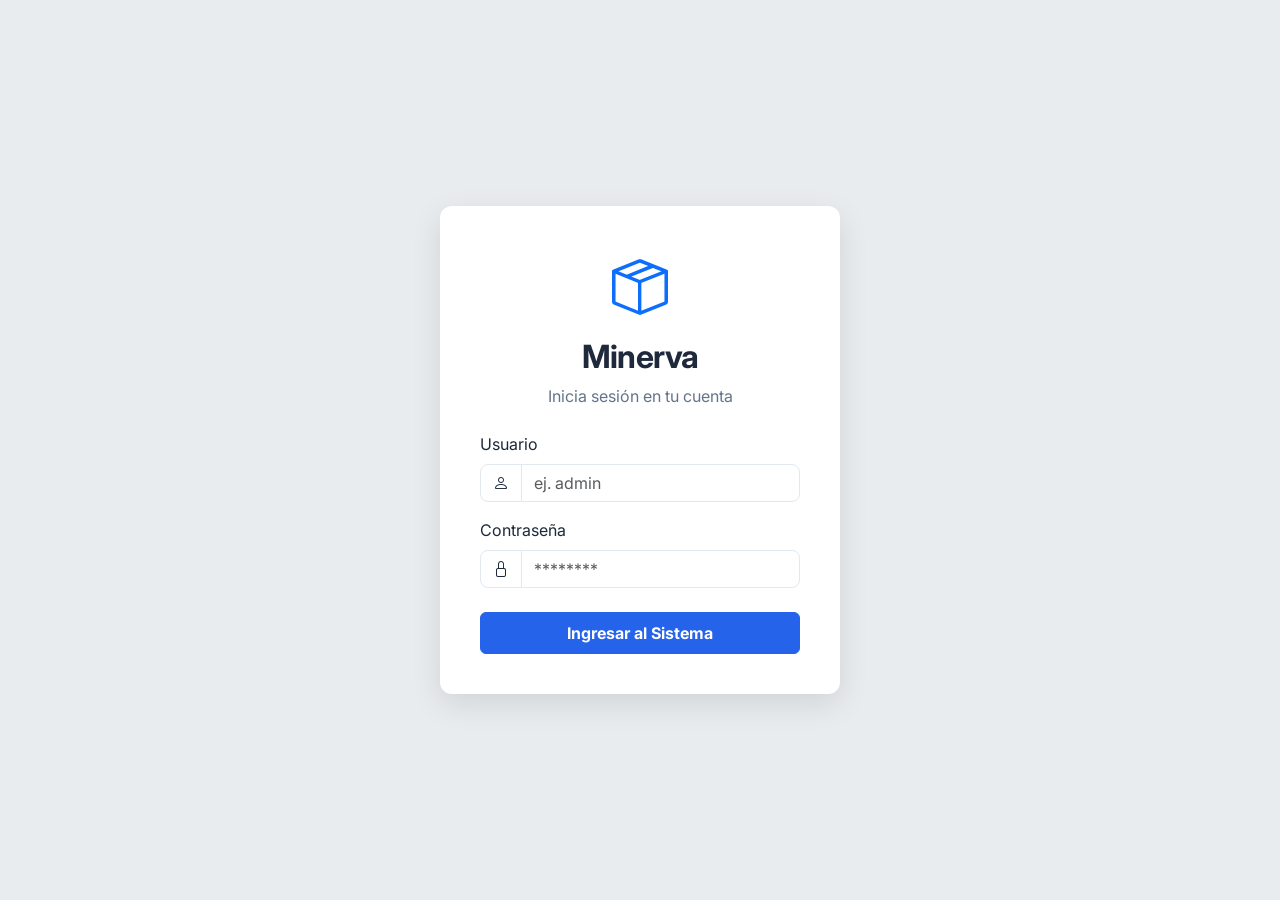
<file: configuracion.html>
<!DOCTYPE html>
<html lang="es">
<head>
    <meta charset="UTF-8">
    <meta name="viewport" content="width=device-width, initial-scale=1.0">
    <title>Configuración - Sistema Minerva</title>
    
    <link href="https://cdn.jsdelivr.net/npm/bootstrap@5.3.2/dist/css/bootstrap.min.css" rel="stylesheet">
    <link href="https://cdn.jsdelivr.net/npm/bootstrap-icons@1.11.1/font/bootstrap-icons.css" rel="stylesheet">
    <link rel="stylesheet" href="CSS/styles.css">

    <script>
        if (!localStorage.getItem('minerva_token')) {
            window.location.replace('login.html');
        }
    </script>
</head>
<body class="d-flex">

    <div id="menu-container"></div>

    <div class="flex-grow-1 d-flex flex-column" style="min-width: 0;">
        <header class="navbar navbar-expand-lg navbar-light bg-white border-bottom p-3 shadow-sm">
            <div class="container-fluid">
                <button class="btn btn-outline-secondary me-3" id="toggleSidebar"><i class="bi bi-list"></i></button>
                <span class="navbar-brand mb-0 h1">Ajustes del Sistema</span>
            </div>
        </header>

        <main class="p-4 overflow-auto">
            <div class="d-flex justify-content-between align-items-center mb-4">
                <h2 class="mb-0">⚙️ Configuración y Automatización</h2>
                <button class="btn btn-primary px-4" onclick="guardarConfiguracion()">
                    <i class="bi bi-save me-2"></i> Guardar Cambios
                </button>
            </div>

            <div class="row g-4">
                <div class="col-lg-6">
                    <div class="card shadow-sm h-100 mb-4">
                        <div class="card-header bg-transparent border-bottom">
                            <h5 class="mb-0 mt-1"><i class="bi bi-building text-primary me-2"></i> Datos de la Empresa</h5>
                        </div>
                        <div class="card-body">
                            <form id="form-empresa">
                                <div class="mb-3">
                                    <label class="form-label fw-bold">Nombre del Negocio (Para Tickets)</label>
                                    <input type="text" class="form-control" id="conf-nombre" value="Minerva - Gestión Estratégica">
                                </div>
                                <div class="row mb-3">
                                    <div class="col-md-6">
                                        <label class="form-label fw-bold">RUC / ID Fiscal</label>
                                        <input type="text" class="form-control" id="conf-ruc" value="20123456789">
                                    </div>
                                    <div class="col-md-6">
                                        <label class="form-label fw-bold">Moneda Principal</label>
                                        <select class="form-select" id="conf-moneda">
                                            <option value="USD">USD ($)</option>
                                            <option value="EUR">EUR (€)</option>
                                            <option value="PEN" selected>PEN (S/)</option>
                                        </select>
                                    </div>
                                </div>
                            </form>
                        </div>
                    </div>
                </div>

                <div class="col-lg-6">
                    <div class="card shadow-sm h-100 mb-4 border-warning">
                        <div class="card-header bg-transparent border-bottom">
                            <h5 class="mb-0 mt-1"><i class="bi bi-robot text-warning me-2"></i> Automatización de Inventario</h5>
                        </div>
                        <div class="card-body">
                            <form id="form-automatizacion">
                                <h6 class="fw-bold mb-3 border-bottom pb-2">Reglas de Caducidad (RF-06)</h6>
                                <div class="row mb-3 align-items-center">
                                    <div class="col-md-8">
                                        <label class="form-label mb-0"><i class="bi bi-circle-fill text-warning me-1"></i> Alerta Preventiva (Días antes)</label>
                                        <small class="d-block text-muted">Aviso de color amarillo</small>
                                    </div>
                                    <div class="col-md-4">
                                        <input type="number" class="form-control text-center" id="conf-alerta-amarilla" value="30" min="1">
                                    </div>
                                </div>
                                <div class="row mb-4 align-items-center">
                                    <div class="col-md-8">
                                        <label class="form-label mb-0"><i class="bi bi-circle-fill text-danger me-1"></i> Alerta Crítica (Días antes)</label>
                                        <small class="d-block text-muted">Aviso de color rojo</small>
                                    </div>
                                    <div class="col-md-4">
                                        <input type="number" class="form-control text-center" id="conf-alerta-roja" value="7" min="1">
                                    </div>
                                </div>

                                <h6 class="fw-bold mb-3 border-bottom pb-2">Reposición Automática (RF-07)</h6>
                                <div class="row mb-2 align-items-center">
                                    <div class="col-md-8">
                                        <label class="form-label mb-0">Stock Mínimo Global</label>
                                        <small class="d-block text-muted">Avisar si un producto baja de esta cantidad</small>
                                    </div>
                                    <div class="col-md-4">
                                        <input type="number" class="form-control text-center" id="conf-stock-minimo" value="5" min="0">
                                    </div>
                                </div>
                            </form>
                        </div>
                    </div>
                </div>

                <div class="col-12">
                    <div class="card shadow-sm">
                        <div class="card-header bg-transparent border-bottom">
                            <h5 class="mb-0 mt-1"><i class="bi bi-shield-check text-success me-2"></i> Sistema y Auditoría</h5>
                        </div>
                        <div class="card-body">
                            <div class="row">
                                <div class="col-md-4 mb-3 border-end">
                                    <h6 class="fw-bold mb-3">Reportes (RF-08)</h6>
                                    <label class="form-label">Formato de Exportación por Defecto</label>
                                    <select class="form-select" id="conf-exportacion">
                                        <option value="PDF" selected>Documento PDF (.pdf)</option>
                                        <option value="EXCEL">Hoja de Cálculo Excel (.xlsx)</option>
                                    </select>
                                </div>
                                <div class="col-md-4 mb-3 border-end px-4">
                                    <h6 class="fw-bold mb-3">Auditoría (RF-09)</h6>
                                    <label class="form-label">Retención en Vista Rápida</label>
                                    <select class="form-select" id="conf-auditoria">
                                        <option value="30" selected>Últimos 30 días</option>
                                        <option value="60">Últimos 60 días</option>
                                        <option value="90">Últimos 90 días</option>
                                    </select>
                                </div>
                                <div class="col-md-4 mb-3 px-4">
                                    <h6 class="fw-bold mb-3">Interfaz Visual</h6>
                                    <div class="form-check form-switch mt-4 fs-5">
                                        <input class="form-check-input" type="checkbox" id="darkMode">
                                        <label class="form-check-label fs-6 ms-2" for="darkMode">Habilitar Modo Oscuro</label>
                                    </div>
                                </div>
                            </div>
                        </div>
                    </div>
                </div>

            </div>
        </main>
    </div>

    <script src="https://cdn.jsdelivr.net/npm/bootstrap@5.3.2/dist/js/bootstrap.bundle.min.js"></script>
    <script src="js/api.js"></script>
    <script src="js/app.js"></script>
    <script src="js/configuracion.js"></script>
</body>
</html>
</file>
<file: CSS/styles.css>
/* CSS/styles.css */

@import url('https://fonts.googleapis.com/css2?family=Inter:wght@300;400;500;600;700&display=swap');

/* =========================================
   1. VARIABLES DE COLOR (MODO CLARO)
   ========================================= */
:root {
    /* Colores Principales (Azul Tecnológico) */
    --primary-tech: #2563eb;
    --primary-hover: #1d4ed8;
    
    /* Menú Lateral (Índigo Corporativo y Vibrante) */
    --sidebar-bg: #1e1b4b;       
    --sidebar-text: #a5b4fc;     
    --sidebar-active-bg: rgba(99, 102, 241, 0.15);
    --sidebar-active-text: #818cf8; 
    
    /* Fondos y Tarjetas */
    --bg-body: #f1f5f9;          /* Gris azulado muy suave para dar contraste */
    --card-bg: #ffffff;          /* Blanco puro para las tarjetas */
    --border-color: #e2e8f0;     /* Bordes sutiles */
    
    /* Texto */
    --text-main: #1e293b;
    --text-muted: #64748b;
    
    /* Sombras */
    --shadow-sm: 0 1px 3px rgba(0,0,0,0.1), 0 1px 2px rgba(0,0,0,0.06);
    --shadow-md: 0 4px 6px -1px rgba(0,0,0,0.1), 0 2px 4px -1px rgba(0,0,0,0.06);
}

/* =========================================
   2. VARIABLES DE COLOR (MODO OSCURO)
   ========================================= */
body.dark-mode {
    /* Colores Principales (Adaptados para no encandilar) */
    --primary-tech: #3b82f6;
    --primary-hover: #60a5fa;
    
    /* Menú Lateral (Casi negro con tinte azul) */
    --sidebar-bg: #020617;       
    --sidebar-text: #94a3b8;
    --sidebar-active-bg: rgba(56, 189, 248, 0.1);
    --sidebar-active-text: #38bdf8;
    
    /* Fondos y Tarjetas (Azul Pizarra) */
    --bg-body: #0f172a;          /* Fondo base nocturno */
    --card-bg: #1e293b;          /* Tarjetas ligeramente más claras */
    --border-color: #334155;     /* Bordes oscuros */
    
    /* Texto */
    --text-main: #f8fafc;
    --text-muted: #94a3b8;
    
    /* Sombras sutiles oscuras */
    --shadow-sm: 0 1px 3px rgba(0,0,0,0.5);
    --shadow-md: 0 4px 6px -1px rgba(0,0,0,0.5);
}

/* =========================================
   3. ESTILOS GLOBALES
   ========================================= */
body {
    background-color: var(--bg-body);
    font-family: 'Inter', sans-serif;
    color: var(--text-main);
    min-height: 100vh;
    transition: background-color 0.4s ease, color 0.4s ease;
}

h1, h2, h3, h4, h5, h6 { font-weight: 600; letter-spacing: -0.02em; }
hr { border-color: var(--border-color); }

/* =========================================
   4. SIDEBAR (Menú Fijo y Estético)
   ========================================= */
#sidebar {
    background-color: var(--sidebar-bg) !important;
    min-width: 260px;
    max-width: 260px;
    height: 100vh; 
    position: sticky; 
    top: 0; 
    overflow-y: auto; 
    border-right: 1px solid rgba(255, 255, 255, 0.05);
    z-index: 1000;
    transition: background-color 0.4s ease;
}

#sidebar .fs-5 { letter-spacing: 0.5px; color: #ffffff; }

#sidebar .nav-link {
    color: var(--sidebar-text);
    padding: 12px 20px;
    margin-bottom: 4px;
    border-radius: 8px;
    font-weight: 500;
    transition: all 0.2s ease;
}

#sidebar .nav-link:hover {
    color: #ffffff;
    background-color: rgba(255, 255, 255, 0.08);
    transform: translateX(4px);
}

#sidebar .nav-link.active {
    color: var(--sidebar-active-text);
    background-color: var(--sidebar-active-bg);
    border-left: 4px solid var(--sidebar-active-text);
    border-radius: 4px 8px 8px 4px;
}

/* =========================================
   5. TARJETAS Y PANELES (Profundidad)
   ========================================= */
header.navbar {
    background-color: var(--card-bg) !important;
    border-bottom: 1px solid var(--border-color) !important;
    box-shadow: var(--shadow-sm);
    transition: background-color 0.4s ease, border-color 0.4s ease;
}

.navbar-brand { color: var(--text-main) !important; font-weight: 600; }

.card {
    background-color: var(--card-bg);
    border: 1px solid var(--border-color);
    border-radius: 12px;
    box-shadow: var(--shadow-sm);
    color: var(--text-main);
    transition: background-color 0.4s ease, border-color 0.4s ease, box-shadow 0.3s ease, transform 0.3s ease;
}

.card:hover {
    box-shadow: var(--shadow-md);
}

.card-header, .card-footer { 
    background-color: transparent !important; 
    border-color: var(--border-color) !important; 
}
.text-muted { color: var(--text-muted) !important; }

/* =========================================
   6. TABLAS Y BOTONES
   ========================================= */
/* Adaptación de tablas Bootstrap para que respeten nuestras variables */
.table { 
    color: var(--text-main); 
    --bs-table-bg: transparent; 
    --bs-table-color: var(--text-main);
    --bs-table-border-color: var(--border-color);
    margin-bottom: 0;
}
.table th {
    text-transform: uppercase;
    font-size: 0.75rem;
    font-weight: 600;
    color: var(--text-muted);
    background-color: rgba(0,0,0,0.02) !important;
}
body.dark-mode .table th { background-color: rgba(255,255,255,0.02) !important; }

/* Botón Primario */
.btn-primary {
    background-color: var(--primary-tech);
    border-color: var(--primary-tech);
}
.btn-primary:hover {
    background-color: var(--primary-hover);
    border-color: var(--primary-hover);
}

/* =========================================
   7. FORMULARIOS Y MODALES
   ========================================= */
.form-control, .form-select, .input-group-text {
    background-color: var(--card-bg);
    color: var(--text-main);
    border: 1px solid var(--border-color);
    border-radius: 8px;
    transition: all 0.3s ease;
}

body.dark-mode .form-control, 
body.dark-mode .form-select, 
body.dark-mode .input-group-text {
    background-color: #0f172a; /* Fondo más oscuro para inputs en modo oscuro */
    color: #f8fafc;
}

.form-control:focus, .form-select:focus {
    background-color: var(--card-bg);
    color: var(--text-main);
    border-color: var(--primary-tech);
    box-shadow: 0 0 0 0.25rem rgba(59, 130, 246, 0.25);
}

.modal-content {
    background-color: var(--card-bg);
    color: var(--text-main);
    border: 1px solid var(--border-color);
    border-radius: 12px;
}
.modal-header { border-bottom: 1px solid var(--border-color); }
.modal-footer { border-top: 1px solid var(--border-color); }

/* =========================================
   8. CUSTOM SCROLLBAR
   ========================================= */
::-webkit-scrollbar { width: 8px; height: 8px; }
::-webkit-scrollbar-track { background: var(--bg-body); }
::-webkit-scrollbar-thumb { background: #94a3b8; border-radius: 4px; }
body.dark-mode ::-webkit-scrollbar-thumb { background: #475569; }
</file>
